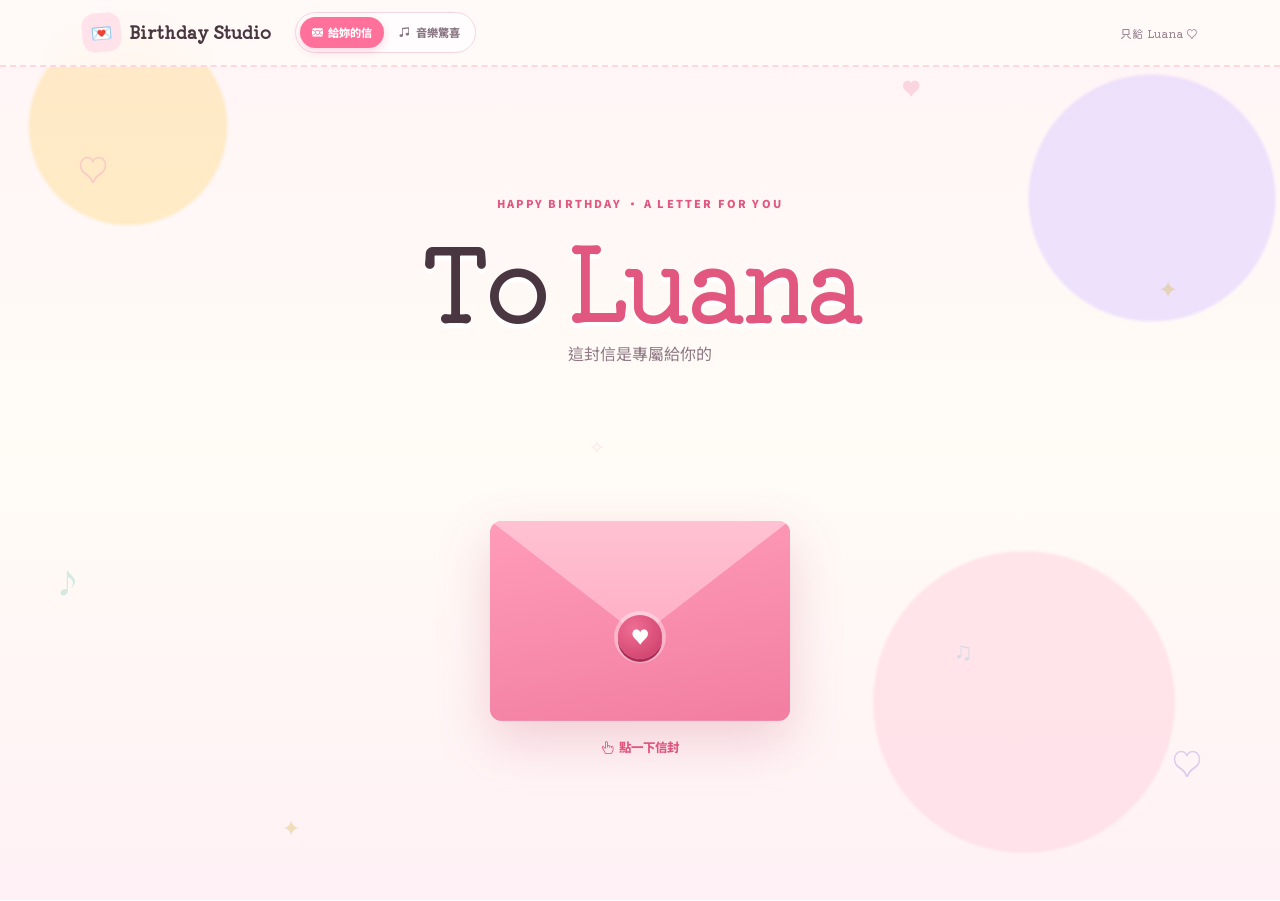
<file: docs/index.html>
<!doctype html>
<html lang="zh-Hant">

<head>
  <meta charset="utf-8">
  <meta name="viewport" content="width=device-width, initial-scale=1, viewport-fit=cover">
  <meta name="theme-color" content="#fff4f6">
  <title>給俞瑄的驚喜｜Luana</title>
  <script>document.documentElement.classList.add("js")</script>
  <link rel="icon"
    href="data:image/svg+xml,<svg xmlns='http://www.w3.org/2000/svg' viewBox='0 0 100 100'><text y='.9em' font-size='90'>💌</text></svg>">
  <link rel="preconnect" href="https://fonts.googleapis.com">
  <link rel="preconnect" href="https://fonts.gstatic.com" crossorigin>
  <link
    href="https://fonts.googleapis.com/css2?family=Kiwi+Maru:wght@400;500&family=Noto+Sans+TC:wght@400;500;700;900&family=Caveat:wght@500;700&display=swap"
    rel="stylesheet">
  <link href="https://cdn.jsdelivr.net/npm/bootstrap@5.3.3/dist/css/bootstrap.min.css" rel="stylesheet">
  <link href="https://cdn.jsdelivr.net/npm/bootstrap-icons@1.11.3/font/bootstrap-icons.min.css" rel="stylesheet">
  <link rel="stylesheet" href="static/css/style.css">
  <link rel="stylesheet" href="static/css/letter.css">
</head>

<body class="letter-page">
  <div class="letter-confetti" id="letterConfetti" aria-hidden="true"></div>
  <div class="letter-sky" aria-hidden="true">
    <span>♡</span><span>✦</span><span>♪</span><span>♡</span><span>✧</span><span>♥</span><span>✦</span><span>♫</span>
  </div>

  <nav class="navbar cute-nav sticky-top">
    <div class="container gap-2">
      <a class="navbar-brand d-flex align-items-center gap-2" href="./"><span
          class="brand-icon">💌</span><strong>Birthday Studio</strong></a>
      <div class="page-nav" aria-label="網站頁面">
        <a class="active" href="./" aria-current="page"><i
            class="bi bi-envelope-heart-fill"></i><span>給妳的信</span></a>
        <a href="music.html"><i class="bi bi-music-note-beamed"></i><span>音樂驚喜</span></a>
      </div>
      <span class="letter-nav-note d-none d-md-inline">只給 Luana ♡</span>
    </div>
  </nav>

  <main>
    <header class="letter-hero container text-center" id="hero">
      <span class="letter-kicker">HAPPY BIRTHDAY · A LETTER FOR YOU</span>
      <h1>To <em>Luana</em></h1>
      <p class="hero-sub">這封信是專屬給你的</p>

      <button class="envelope" id="envelope" type="button" aria-controls="letter" aria-label="拆開信封">
        <span class="env-back"></span>
        <span class="env-card"><small>to</small><b>Luana</b><i>♡</i></span>
        <span class="env-pocket"></span>
        <span class="env-flap"></span>
        <span class="env-seal">♥</span>
      </button>
      <span class="envelope-hint" id="envelopeHint"><i class="bi bi-hand-index-thumb"></i> 點一下信封</span>
    </header>

    <div class="after-envelope" id="afterEnvelope">
      <section class="container letter-section" id="letter">
        <article class="paper-letter">
          <span class="paper-tape" aria-hidden="true"></span>
          <span class="paper-stamp" aria-hidden="true"><span>🎂</span></span>
          <span class="paper-date">HAPPY BIRTHDAY!</span>
          <h2 data-reveal>Dear Luana,</h2>
          
          <p data-reveal>生日快樂🎂！今天是你生日的正日喔!! 很抱歉真的沒辦法跟你在正日去吃個飯好好的慶祝一下🥲，但是正日該有的活動還是不能錯過ㄚㄚㄚ</p>
          
          <p data-reveal>真的很開心你在環島的時候答應我，如果再早一點，我也不確定有沒有辦法好好的照顧你、接住你，就連現在有時也覺得我會不會沒有顧慮到你的心情，你上班的不開心，沒辦法好好的聽你分享、逗你開心，像這週連生日晚上都沒辦法跟你吃個飯，也會擔心你會不會多想，或是不開心?</p>
          
          <p data-reveal>這也是我第一次以這個身分祝福你生日快樂!! 我覺得就像你祝福我報告順利裡面說的一樣(我會期待喔😗)，我們都還有好多需要努力學習的地方，你在裡面寫你需要努力常用言語跟行動表達，而我呢?也想要好好的學習理解你跟接住你的情緒，然後聽你分享生活的大小事，所以也做了這個驚喜給你，喜望你會喜歡</p>
          
          <p data-reveal>這次呢!!有兩個驚喜，一個是我做的玩具，另一個呢~是我要送你的禮物，但是你要自己猜出來是甚麼東西，我底下有放三個線索給你，你要慢慢刮開它們，猜猜真正的禮物是什麼吧！</p>
          
          <div class="letter-signature" data-reveal><small>With all my love,</small><strong>Savio ♡</strong>
          </div>
        </article>
        <a class="scroll-cue" href="#gift-hints"><span>往下還有驚喜</span><i class="bi bi-chevron-double-down"></i></a>
      </section>

      <section class="container scratch-section" id="gift-hints">
        <div class="scratch-heading text-center">
          <span class="letter-kicker">ONE MORE SURPRISE</span>
          <h2>刮開你的提示吧!</h2>
          <p>用滑鼠點擊卡片，揭曉禮物線索。</p>
          <div class="scratch-progress" aria-label="刮刮樂進度">
            <i class="active"
              data-progress="0"></i><i class=""
              data-progress="1"></i><i class=""
              data-progress="2"></i>
            <span id="progressText">0 / 3</span>
          </div>
        </div>

        <div class="scratch-grid">
          
          <article class="scratch-card " data-scratch-card
            data-index="0">
            <div class="hint-content">
              <span>CLUE 01</span>
              <div class="hint-icon">✨</div>
              <p>是一個容器</p>
            </div>
            <canvas class="scratch-layer" aria-label="刮開第 1 個提示"></canvas>
            <div class="lock-layer"><i class="bi bi-lock-fill"></i><span>先刮開上一張</span></div>
            <button class="scratch-fallback" type="button">刮不動？直接揭曉</button>
          </article>
          
          <article class="scratch-card locked" data-scratch-card
            data-index="1">
            <div class="hint-content">
              <span>CLUE 02</span>
              <div class="hint-icon">🎀</div>
              <p>你以前有問過我這是幹嘛的</p>
            </div>
            <canvas class="scratch-layer" aria-label="刮開第 2 個提示"></canvas>
            <div class="lock-layer"><i class="bi bi-lock-fill"></i><span>先刮開上一張</span></div>
            <button class="scratch-fallback" type="button">刮不動？直接揭曉</button>
          </article>
          
          <article class="scratch-card locked" data-scratch-card
            data-index="2">
            <div class="hint-content">
              <span>CLUE 03</span>
              <div class="hint-icon">🎁</div>
              <p>他在一個你看的到摸的到的地方</p>
            </div>
            <canvas class="scratch-layer" aria-label="刮開第 3 個提示"></canvas>
            <div class="lock-layer"><i class="bi bi-lock-fill"></i><span>先刮開上一張</span></div>
            <button class="scratch-fallback" type="button">刮不動？直接揭曉</button>
          </article>
          
        </div>

        <div class="finale" id="finale" role="status" aria-live="polite">
          <div class="finale-card">
            <span class="finale-emoji">🎉</span>
            <h3>三個提示都找到啦！</h3>
            <p>現在來猜猜看，真正的禮物是什麼？<br>猜到了就來跟我說 ♡</p>

            <div class="finale-actions">
              <a class="pill-button" href="music.html"><i class="bi bi-music-note-beamed"></i> 去玩音樂驚喜</a>
            </div>
          </div>
        </div>
      </section>

      <footer class="text-center"><span>Made with 💗 especially for Luana</span></footer>
    </div>
  </main>

  <script src="static/js/letter.js"></script>
</body>

</html>
</file>
<file: docs/static/css/style.css>
:root{--pink:#ff719b;--pink-dark:#e95083;--yellow:#ffd968;--purple:#9b83e6;--mint:#83d9c5;--ink:#4d4050;--shadow:0 18px 45px rgba(128,72,95,.14)}
.page-nav{display:flex;align-items:center;gap:.25rem;padding:.25rem;border:1px solid #f4d5df;border-radius:999px;background:rgba(255,255,255,.72)}.page-nav a{display:flex;align-items:center;gap:.35rem;padding:.42rem .72rem;border-radius:999px;color:#8b7783;text-decoration:none;font-size:.7rem;font-weight:800;white-space:nowrap;transition:.18s}.page-nav a:hover{color:var(--pink-dark);background:#fff1f6}.page-nav a.active{color:#fff;background:var(--pink);box-shadow:0 3px 8px rgba(224,74,124,.22)}
.camera-select select{color:#9bc8ff!important;border-color:#526575!important;background:#18232b!important;font-size:11px!important;text-overflow:ellipsis}.camera-select:after{color:#7db7f5!important}
.palm-note{display:block;margin:-5px 0 9px;color:#ffca72;font-size:8px;letter-spacing:.02em;white-space:nowrap}.right-palm-note{color:#9bc8ff;margin:0 0 8px}
.game-page{background:#2d252f}.game-stage-section{padding-top:1.25rem;padding-bottom:1.25rem}.game-page .camera-stage{height:calc(100vh - 142px);min-height:560px}.game-page .floating-doodles{display:none}
.performance-mode main>section.game-stage-section{width:100%;max-width:none;height:100vh;margin:0;padding:0!important}
@media(max-width:767px){.cute-nav>.container{justify-content:space-between}.cute-nav .navbar-brand strong{display:none}.cute-nav .page-nav{order:3;width:100%;justify-content:center;margin-top:.35rem}.cute-nav .page-nav a{flex:1;justify-content:center}.cute-nav .navbar-brand{margin-right:0}}
@media(max-width:767px){.game-stage-section{width:100%;max-width:none;padding:0}.game-page .camera-shell{border-radius:0;border-left:0;border-right:0}.game-page .camera-stage{height:calc(100vh - 142px);min-height:520px}}
*{box-sizing:border-box}html{scroll-behavior:smooth}body{margin:0;min-height:100vh;overflow-x:hidden;color:var(--ink);font-family:"Noto Sans TC",sans-serif;background:radial-gradient(circle at 8% 12%,#fff0b8 0 6%,transparent 6.2%),radial-gradient(circle at 91% 18%,#f4d9ff 0 9%,transparent 9.2%),linear-gradient(180deg,#fff8fa 0%,#fffdf4 65%,#fff2f7 100%)}button{touch-action:manipulation}
.cute-nav{border-bottom:2px dashed rgba(255,113,155,.25);background:rgba(255,250,247,.86);backdrop-filter:blur(14px)}.navbar-brand{color:var(--ink);font-family:"Kiwi Maru",serif;font-size:1.05rem}.navbar-brand:hover{color:var(--pink-dark)}.brand-icon{display:grid;place-items:center;width:39px;height:39px;border-radius:13px;background:#ffe2ea;transform:rotate(-5deg)}
.camera-status{align-items:center;gap:.45rem;color:#857587;font-size:.78rem;font-weight:700}.camera-status i{width:8px;height:8px;border-radius:50%;background:#baaeb8}.camera-status.online i{background:#55c99b;box-shadow:0 0 0 5px rgba(85,201,155,.15)}.camera-status.online span{color:#3c9e78}.sound-button{color:var(--pink-dark);border:1px solid #ffc3d5;background:#fff;border-radius:999px;font-size:.78rem;font-weight:700}.sound-button:hover{color:#fff;background:var(--pink)}.sound-button.muted{color:#9c9299;background:#eee9ec;border-color:transparent}
.hero-section{position:relative;padding-top:clamp(4.2rem,9vw,7.2rem);padding-bottom:clamp(3.2rem,7vw,5.5rem)}.birthday-chip{display:inline-flex;gap:.65rem;align-items:center;padding:.5rem 1rem;border-radius:999px;color:var(--pink-dark);background:#fff;box-shadow:0 8px 25px rgba(233,80,131,.1);font-size:.68rem;font-weight:900;letter-spacing:.13em}h1{margin:1.1rem 0 .9rem;font:500 clamp(3.5rem,9vw,7.5rem)/.96 "Kiwi Maru",serif;letter-spacing:-.055em;color:var(--ink);text-shadow:0 5px 0 #fff}h1 span{position:relative;color:var(--pink)}h1 span:after{content:"";position:absolute;height:10px;bottom:3px;left:3%;right:3%;border-radius:50%;background:var(--yellow);opacity:.55;z-index:-1;transform:rotate(-2deg)}.hero-copy{max-width:620px;margin:0 auto 1.6rem;color:#806f80;font-size:clamp(.95rem,2vw,1.1rem);line-height:1.9}
.wish-box{min-height:52px;max-width:560px;margin:0 auto .8rem;padding:.8rem 1.2rem;display:flex;align-items:center;justify-content:center;gap:.7rem;border:2px dashed #ffb5cb;border-radius:18px;background:rgba(255,255,255,.7);color:#6d5869;font-family:"Kiwi Maru",serif}.wish-emoji{font-size:1.35rem}.wish-pop{display:inline-block;animation:wishPop .5s cubic-bezier(.2,1.7,.5,1)}.wish-button{color:#fff;background:var(--pink);border-radius:999px;padding:.65rem 1.25rem;font-size:.82rem;font-weight:900;box-shadow:0 7px 0 #d94778;transition:.18s}.wish-button:hover{color:#fff;background:#ff5e91;transform:translateY(-2px);box-shadow:0 9px 0 #d94778}.wish-button:active{transform:translateY(5px);box-shadow:0 2px 0 #d94778}@keyframes wishPop{from{opacity:0;transform:scale(.5) rotate(-5deg)}to{opacity:1;transform:scale(1)}}
.camera-shell,.control-card,.manual-card{border:3px solid #fff;border-radius:28px;background:rgba(255,255,255,.8);box-shadow:var(--shadow);overflow:hidden}.camera-shell{background:#443747}.camera-topbar{height:48px;padding:0 1.1rem;display:flex;align-items:center;justify-content:space-between;color:#f8eefa;font-size:.7rem;font-weight:900;letter-spacing:.1em}.live-dot{display:inline-block;width:8px;height:8px;border-radius:50%;background:#857583;margin-right:.35rem}.camera-shell.online .live-dot{background:var(--pink);animation:blink 1.2s infinite}.privacy{color:#bdafb9;letter-spacing:0;font-weight:500}
.camera-actions{display:flex;align-items:center;gap:.8rem}.fullscreen-button{display:inline-flex;align-items:center;gap:.4rem;padding:.38rem .7rem;border:1px solid #746675;border-radius:999px;color:#fff;background:#5c4a5f;font-size:.62rem;font-weight:800;letter-spacing:.03em;transition:.18s}.fullscreen-button:hover{border-color:#ff9fbd;background:var(--pink)}.fullscreen-button i{font-size:.75rem}
.camera-stage{position:relative;min-height:clamp(540px,72vh,780px);overflow:hidden;background:radial-gradient(circle at center,#725d73,#302733 72%)}.camera-stage.flash{animation:colorFlash .55s ease}#camera,#trackingCanvas{position:absolute;inset:0;width:100%;height:100%;object-fit:cover;transform:scaleX(-1)}#camera{opacity:.78}#trackingCanvas{z-index:2;pointer-events:none}.camera-placeholder{position:absolute;z-index:3;inset:0;display:flex;flex-direction:column;align-items:center;justify-content:center;text-align:center;padding:2rem;color:#fff7fa;transition:opacity .45s,visibility .45s}.camera-placeholder.hidden{opacity:0;visibility:hidden}.camera-placeholder h2{font:500 clamp(1.45rem,4vw,2rem) "Kiwi Maru",serif;margin:1rem 0 .4rem}.camera-placeholder p{color:#d7c8d4;font-size:.86rem}
.left-control-dock{position:absolute;z-index:6;top:12px;left:12px;width:128px;color:#d7d2d7;font-family:ui-monospace,"Cascadia Mono",monospace;text-align:left}.dock-select{display:block;margin-bottom:9px}.dock-select select,.dock-guide-toggle{width:100%;height:34px;padding:0 28px 0 14px;border:1px solid #554c52;border-radius:5px;color:#ffad27;background:#191919;font:600 14px ui-monospace,"Cascadia Mono",monospace;box-shadow:0 4px 12px rgba(0,0,0,.22);outline:0}.dock-select{position:relative}.dock-select:after{content:"⌄";position:absolute;right:10px;top:3px;color:#ffad27;font-size:18px;pointer-events:none}.dock-select select{appearance:none}.synth-select select{font-size:13px}.dock-guide-toggle{width:auto;height:33px;padding:0 12px;margin-bottom:14px;cursor:pointer}.dock-guide-toggle:hover{border-color:#ffad27}.left-hand-guide{width:112px;padding:10px 8px 8px;border-radius:7px;background:linear-gradient(180deg,rgba(43,43,43,.92),rgba(62,62,62,.88));box-shadow:0 8px 24px rgba(0,0,0,.22);transition:opacity .2s,transform .2s}.left-hand-guide.closed{display:none}.guide-title{display:block;margin-bottom:11px;color:#aaa4aa;font-size:10px;letter-spacing:.13em}.guide-note-list{display:flex;flex-direction:column;gap:8px}.guide-note-list div{display:flex;align-items:center;justify-content:space-between;min-height:21px;padding:0 2px;border-radius:4px;font-size:12px;transition:.15s}.guide-note-list div.active{padding-left:6px;padding-right:6px;color:#fff;background:rgba(255,173,39,.26);box-shadow:inset 2px 0 #ffad27}.guide-note-list b{font-size:17px;line-height:1;font-family:system-ui,sans-serif}.dock-direction{display:flex;justify-content:space-between;margin-top:10px;padding-top:5px;border-top:1px solid rgba(255,255,255,.08)}.dock-direction span{color:#6ea8ff;font-size:18px;text-align:center}.dock-direction small{display:block;color:#bdb7bd;font-size:9px;line-height:1}.left-control-dock select:focus-visible,.dock-guide-toggle:focus-visible{box-shadow:0 0 0 3px rgba(255,173,39,.35)}
.right-control-dock{position:absolute;z-index:6;top:12px;right:12px;width:112px;color:#d7d2d7;font-family:ui-monospace,"Cascadia Mono",monospace;text-align:left}.octave-meter{display:flex;flex-direction:column;gap:4px;width:86px;margin:0 0 12px auto;transition:.2s}.octave-meter i{display:block;height:8px;border-radius:2px;background:#342f2b;transition:background .15s,transform .15s}.octave-meter i.active{background:#ffad27;transform:scaleX(1.03)}.right-hand-guide{padding:10px 8px 9px;border-radius:8px;background:linear-gradient(180deg,rgba(35,40,43,.94),rgba(51,57,60,.9));box-shadow:0 8px 24px rgba(0,0,0,.22)}.right-toggle-row{display:flex;align-items:center;justify-content:space-between;margin-bottom:8px}.right-toggle-row .guide-title{margin:0}.right-toggle-row button{display:flex;align-items:center;gap:4px;padding:3px 5px;border:1px solid #625b60;border-radius:999px;color:#aaa;background:#211f20;font:700 8px ui-monospace,"Cascadia Mono",monospace}.right-toggle-row button i{width:7px;height:7px;border-radius:50%;background:#777}.right-toggle-row button[aria-pressed="true"]{color:#9bc8ff;border-color:#4d86c3}.right-toggle-row button[aria-pressed="true"] i{background:#64aaff;box-shadow:0 0 0 3px rgba(100,170,255,.18)}.right-controls{transition:opacity .2s,filter .2s}.right-control-dock.disabled .right-controls,.right-control-dock.disabled .octave-meter{opacity:.22;filter:grayscale(1)}.right-control-dock.disabled .right-controls{pointer-events:none}.right-mode-list{display:flex;flex-direction:column;gap:7px}.right-mode-list div{display:grid;grid-template-columns:30px 1fr;align-items:center;min-height:27px;padding:2px 4px;border-radius:5px;font-size:11px;transition:.15s}.right-mode-list div.active{color:#fff;background:rgba(78,154,255,.23);box-shadow:inset 2px 0 #64aaff}.right-mode-list b{font-size:17px;font-family:system-ui,sans-serif}.octave-title{display:block;margin-top:10px;color:#aaa4aa;font-size:9px;letter-spacing:.13em}.octave-labels{display:flex;justify-content:space-between;margin-top:10px;color:#d2cdd2;font-size:10px}.right-status{display:block;margin-top:8px;padding-top:7px;border-top:1px solid rgba(255,255,255,.08);color:#ffbd4a;font-size:9px;text-align:center}.right-control-dock.detecting:not(.disabled) .right-hand-guide{box-shadow:0 0 0 2px rgba(100,170,255,.45),0 8px 24px rgba(0,0,0,.22)}
.cake-character{position:relative;font-size:4.7rem;animation:cakeFloat 2.4s ease-in-out infinite}.cake-character .candle{position:absolute;font-size:1.4rem;top:-1.1rem;left:50%;transform:translateX(-50%)}.cake-character .face{position:absolute;left:50%;bottom:.9rem;transform:translateX(-50%);color:#6e4e52;font:900 1rem sans-serif}.start-button{color:#fff;border:0;border-radius:999px;background:var(--pink);padding:.8rem 1.35rem;font-size:.85rem;font-weight:900;box-shadow:0 7px 0 #c94270}.start-button:hover{color:#fff;background:#ff5c8f;transform:translateY(-1px)}.start-button:disabled{opacity:.65}
.chord-display{z-index:4;position:absolute;top:1rem;left:50%;transform:translateX(-50%);min-width:145px;padding:.65rem 1.4rem;text-align:center;color:#fff;border:2px solid rgba(255,255,255,.35);border-radius:22px;background:rgba(59,44,62,.62);backdrop-filter:blur(10px);box-shadow:0 8px 25px #251c2866}.chord-display small,.chord-display span{display:block}.chord-display small{color:#ffd8e5;font-size:.56rem;letter-spacing:.15em}.chord-display strong{display:block;font:500 3rem/.95 "Kiwi Maru",serif}.chord-display span{color:#eee0eb;font-size:.67rem}.chord-display.bounce{animation:chordBounce .52s cubic-bezier(.3,1.65,.6,1)}.stability-wrap{position:absolute;z-index:4;left:20%;right:20%;bottom:.9rem;height:5px;border-radius:5px;background:rgba(255,255,255,.18);overflow:hidden}.stability-wrap span{display:block;height:100%;width:0;background:linear-gradient(90deg,var(--yellow),var(--pink));transition:width .08s linear}
@keyframes cakeFloat{50%{transform:translateY(-8px) rotate(3deg)}}@keyframes blink{50%{opacity:.25}}@keyframes chordBounce{45%{transform:translateX(-50%) scale(1.2) rotate(2deg)}}@keyframes colorFlash{50%{filter:saturate(1.8) brightness(1.25)}}
.control-card{position:relative;padding:2rem 1.5rem 1.4rem}.card-ribbon{position:absolute;right:-38px;top:21px;width:150px;padding:.3rem;text-align:center;transform:rotate(38deg);color:#7a5d0a;background:var(--yellow);font-size:.56rem;font-weight:900;letter-spacing:.12em}.control-card h2{max-width:230px;margin:0 0 .55rem;font:500 1.4rem/1.4 "Kiwi Maru",serif}.control-card>p{color:#8f7e8d;font-size:.76rem;line-height:1.7}
.gesture-grid{display:grid;grid-template-columns:repeat(2,1fr);gap:.55rem;margin:1.15rem 0}.gesture-grid>div{min-height:62px;padding:.5rem .6rem;display:grid;grid-template-columns:31px 1fr auto;align-items:center;border:2px solid transparent;border-radius:15px;background:#fff5f8;transition:.2s}.gesture-grid b{font-size:1.35rem}.gesture-grid span{font-size:.67rem;color:#8e7b8a}.gesture-grid strong{color:var(--pink-dark);font:500 1.05rem "Kiwi Maru",serif}.gesture-grid>div.active{border-color:var(--pink);transform:scale(1.05) rotate(-1deg);background:#ffe3ec;box-shadow:0 6px 15px rgba(255,113,155,.17)}.gesture-grid .stop-gesture{background:#f1eff4}.gesture-grid .stop-gesture strong{color:#8a7d8b;font-size:.65rem}
.settings-panel{padding:1rem;border-radius:18px;background:#fff9ed}.settings-panel label,.voice-row{display:flex;align-items:center;justify-content:space-between;font-size:.7rem;font-weight:700}.settings-panel output{color:var(--pink-dark)}.form-range{margin:.5rem 0 1rem}.form-range::-webkit-slider-thumb{background:var(--pink)}.form-range::-moz-range-thumb{background:var(--pink);border:0}.voice-row .btn-group{margin-left:.5rem}.voice{border-color:#ffd2df;color:#8c7180;font-size:.63rem}.voice.active,.voice:hover{color:#fff;background:var(--pink);border-color:var(--pink)}.key-row{display:flex;align-items:center;justify-content:space-between;gap:.65rem;margin-top:.9rem;padding-top:.9rem;border-top:1px dashed #f0cdb1}.key-row>div{display:grid;grid-template-columns:auto 1fr;align-items:center;gap:0 .45rem;font-size:.65rem}.key-row>div i{grid-row:1/3;color:var(--pink);font-size:1.25rem}.key-row>div span{color:#8d7a83}.key-row>div strong{color:var(--pink-dark);font-family:"Kiwi Maru",serif}.key-up-button{padding:.42rem .75rem;border:2px solid #ffb3ca;border-radius:12px;color:var(--pink-dark);background:#fff;font-size:.68rem;font-weight:900;box-shadow:0 4px 0 #f1a0b9}.key-up-button b{font-size:1rem}.key-up-button:hover{color:#fff;background:var(--pink);border-color:var(--pink)}.key-up-button:active{transform:translateY(3px);box-shadow:0 1px 0 #f1a0b9}.direction-legend{display:flex;justify-content:space-between;margin-top:.8rem;padding:.55rem .7rem;border:1px dashed #e2c8dc;border-radius:12px;color:#806e82;background:#faf5ff;font-size:.6rem;font-weight:800}.direction-legend span:first-child{color:#8a72d0}.direction-legend span:last-child{color:var(--pink-dark)}.tiny-tip{margin-top:.65rem;color:#9b8997;font-size:.65rem;line-height:1.6}.tiny-tip i{color:#e6ad19}
.manual-section{padding-top:3.5rem;padding-bottom:5rem}.manual-card{position:relative;padding:clamp(2rem,5vw,3.5rem);background:rgba(255,255,255,.72)}.manual-card:before,.manual-card:after{content:"";position:absolute;width:90px;height:90px;border-radius:50%;opacity:.3}.manual-card:before{left:-25px;top:-30px;background:var(--mint)}.manual-card:after{right:-20px;bottom:-35px;background:var(--purple)}.section-kicker{color:var(--pink-dark);font-size:.6rem;font-weight:900;letter-spacing:.16em}.manual-card h2{margin:.45rem 0;font:500 clamp(1.55rem,4vw,2.2rem) "Kiwi Maru",serif}.manual-card p{color:#8a7887;font-size:.82rem}
.chord-buttons{position:relative;z-index:1;max-width:700px;margin:1.8rem auto 0;display:grid;grid-template-columns:repeat(7,1fr);gap:.6rem}.chord-buttons button{aspect-ratio:.78;border:2px solid #fff;border-radius:18px;background:var(--note-color,#ff9fbd);color:#fff;box-shadow:0 7px 0 #c87591;transition:.1s}.chord-buttons button:nth-child(2){--note-color:#ffab8b}.chord-buttons button:nth-child(3){--note-color:#e4bc48}.chord-buttons button:nth-child(4){--note-color:#70cbb4}.chord-buttons button:nth-child(5){--note-color:#67abd8}.chord-buttons button:nth-child(6){--note-color:#9c89e0}.chord-buttons button:nth-child(7){--note-color:#dd82c3}.chord-buttons button span,.chord-buttons button small{display:block}.chord-buttons button span{font:500 clamp(1.25rem,3vw,2rem) "Kiwi Maru",serif}.chord-buttons button small{opacity:.8;font-size:.55rem}.chord-buttons button:hover,.chord-buttons button.active{transform:translateY(5px);box-shadow:0 2px 0 #a05c76;filter:saturate(1.18)}
footer{padding:1.5rem;color:#9c8998;font-family:"Kiwi Maru",serif;font-size:.75rem;border-top:2px dashed #ffd2df;background:rgba(255,255,255,.4)}.floating-doodles span{position:absolute;z-index:-1;color:#f4b3c8;font-size:2rem;opacity:.55;animation:drift 6s ease-in-out infinite}.floating-doodles span:nth-child(1){left:5%;top:22%}.floating-doodles span:nth-child(2){right:7%;top:28%;animation-delay:-2s;color:#b8a6eb}.floating-doodles span:nth-child(3){left:10%;top:72%;animation-delay:-4s;color:#f1cb56}.floating-doodles span:nth-child(4){right:6%;top:78%;animation-delay:-1s;color:#7dceb9}@keyframes drift{50%{transform:translateY(-18px) rotate(15deg)}}
.performance-mode{overflow:hidden;background:#241e26}.performance-mode .cute-nav,.performance-mode .hero-section,.performance-mode .manual-section,.performance-mode footer{display:none!important}.performance-mode main{width:100%;height:100vh}.performance-mode main>section.container.pb-4{width:100%;max-width:none;height:100vh;margin:0;padding:0!important}.performance-mode main>section>.row{height:100vh;margin:0}.performance-mode main>section>.row>.col-12{width:100%;height:100vh;padding:0}.performance-mode .camera-shell{height:100vh!important;border:0;border-radius:0;box-shadow:none}.performance-mode .camera-stage{height:calc(100vh - 48px);min-height:0}.performance-mode .left-control-dock,.performance-mode .right-control-dock{top:20px}.performance-mode .left-control-dock{left:20px}.performance-mode .right-control-dock{right:20px}.performance-mode .chord-display{top:20px}.performance-mode .stability-wrap{bottom:20px}.performance-mode .fullscreen-button{color:#281c27;background:var(--yellow);border-color:var(--yellow)}
.confetti-layer{position:fixed;inset:0;z-index:50;pointer-events:none;overflow:hidden}.particle{position:absolute;font-size:1.4rem;animation:particleFly 1.9s ease-out forwards}@keyframes particleFly{0%{opacity:0;transform:translate(0,0) scale(.3)}15%{opacity:1}100%{opacity:0;transform:translate(var(--x),var(--y)) scale(1.2) rotate(var(--r))}}.toast-message{position:fixed;left:50%;bottom:1.5rem;z-index:60;transform:translate(-50%,20px);padding:.75rem 1.1rem;border-radius:999px;background:#4d4050;color:#fff;font-size:.75rem;box-shadow:var(--shadow);opacity:0;visibility:hidden;transition:.25s}.toast-message.show{opacity:1;visibility:visible;transform:translate(-50%,0)}
@media(max-width:991px){.camera-stage{min-height:450px}.control-card{padding:1.7rem}.gesture-grid{grid-template-columns:repeat(4,1fr)}.gesture-grid>div{grid-template-columns:1fr;text-align:center;gap:.1rem}.card-ribbon{display:none}}@media(max-width:575px){.hero-section{padding-top:3.5rem}.birthday-chip{font-size:.52rem}.camera-stage{min-height:510px}.camera-topbar{padding:0 .65rem;font-size:.58rem}.privacy{display:none}.fullscreen-button span{display:none}.fullscreen-button{padding:.35rem .55rem}.left-control-dock{top:8px;left:8px;width:108px}.dock-select select{height:30px;font-size:11px}.dock-guide-toggle{height:29px;font-size:11px}.left-hand-guide{width:98px;padding:8px 7px}.guide-note-list{gap:5px}.guide-note-list div{font-size:10px}.guide-note-list b{font-size:14px}.right-control-dock{top:8px;right:8px;width:98px}.octave-meter{width:76px}.right-hand-guide{padding:8px 6px}.right-mode-list{gap:4px}.right-mode-list div{grid-template-columns:27px 1fr;font-size:9px}.right-mode-list b{font-size:14px}.chord-display{top:auto;bottom:24px;left:50%;right:auto;transform:translateX(-50%);min-width:126px}.chord-display.bounce{animation:chordBounce .52s cubic-bezier(.3,1.65,.6,1)}.gesture-grid{grid-template-columns:repeat(2,1fr)}.chord-buttons{gap:.3rem}.chord-buttons button{border-radius:11px}.manual-card{padding:2rem .8rem}.chord-display strong{font-size:2.4rem}.performance-mode .left-control-dock{left:8px}.performance-mode .right-control-dock{right:8px}}@media(prefers-reduced-motion:reduce){*,*:before,*:after{animation-duration:.01ms!important;animation-iteration-count:1!important;scroll-behavior:auto!important}}

/* ============================================================
   音樂頁：觸控和弦鍵、開始畫面說明、手機高度修正
   ============================================================ */
.game-page .camera-stage{height:calc(100vh - 142px - 82px);height:calc(100dvh - 142px - 82px);min-height:440px}
.performance-mode .camera-stage{height:calc(100vh - 48px);height:calc(100dvh - 48px)}
.performance-mode .chord-pad{display:none}

.chord-pad{display:flex;align-items:stretch;gap:.6rem;padding:.65rem .8rem .8rem;background:#3a2f3d;border-top:1px solid rgba(255,255,255,.06)}
.quality-toggle{flex:0 0 78px;display:flex;flex-direction:column;align-items:center;justify-content:center;gap:1px;border:1px solid #6c5a6e;border-radius:14px;color:#ffd968;background:#2b232d;font:800 .82rem ui-monospace,"Cascadia Mono",monospace;transition:.15s}
.quality-toggle small{color:#a998a8;font:500 .55rem "Noto Sans TC",sans-serif}
.quality-toggle[aria-pressed="true"]{color:#b9a4ff;border-color:#8a74d8;background:#2d2640}
.quality-toggle:hover{border-color:#ffad27}
.chord-keys{flex:1;display:grid;grid-template-columns:repeat(7,1fr);gap:.45rem}
.chord-keys button{position:relative;height:58px;border:0;border-radius:14px;color:#fff;background:var(--note-color,#ff8fb1);box-shadow:0 5px 0 rgba(0,0,0,.28);user-select:none;-webkit-user-select:none;-webkit-touch-callout:none;transition:transform .08s,box-shadow .08s,filter .15s}
.chord-keys button:nth-child(2){--note-color:#ffa184}.chord-keys button:nth-child(3){--note-color:#e3b744}.chord-keys button:nth-child(4){--note-color:#5fc4aa}.chord-keys button:nth-child(5){--note-color:#5aa4d6}.chord-keys button:nth-child(6){--note-color:#9a85e0}.chord-keys button:nth-child(7){--note-color:#d97fc0}
.chord-keys button span{display:block;font:500 1.35rem/1 "Kiwi Maru",serif}
.chord-keys button small{display:block;margin-top:3px;opacity:.7;font:700 .55rem ui-monospace,monospace}
.chord-keys button:hover{filter:brightness(1.08)}
.chord-keys button.active{transform:translateY(4px);box-shadow:0 1px 0 rgba(0,0,0,.28);filter:saturate(1.25) brightness(1.1)}

.camera-placeholder{overflow-y:auto}
.howto-steps{display:grid;grid-template-columns:repeat(4,minmax(0,118px));gap:.55rem;margin:.6rem 0 1.3rem;padding:0;list-style:none}
.howto-steps li{display:flex;flex-direction:column;align-items:center;gap:.25rem;padding:.7rem .4rem;border:1px solid rgba(255,255,255,.12);border-radius:16px;background:rgba(255,255,255,.07);font-size:.7rem;line-height:1.45;color:#eadbe6}
.howto-steps b{font-size:1.4rem;line-height:1;font-family:system-ui,sans-serif}
.howto-steps strong{color:#ffd968}
.howto-alt{display:block;margin-top:1rem;color:#bfaebb;font-size:.7rem}
.howto-alt kbd{padding:.1rem .35rem;border-radius:4px;color:#fff;background:#5c4a5f;font-size:.65rem}

/* 開鏡頭前：說明已經在畫面中央，先收起兩側指南與和弦顯示 */
.camera-shell:not(.online) .left-hand-guide,.camera-shell:not(.online) .dock-guide-toggle,.camera-shell:not(.online) .camera-select,.camera-shell:not(.online) .right-control-dock,.camera-shell:not(.online) .chord-display,.camera-shell:not(.online) .stability-wrap{display:none}

@media(max-width:767px){
  .game-page .camera-stage{height:calc(100vh - 142px - 76px);height:calc(100dvh - 142px - 76px);min-height:470px}
}
@media(max-width:575px){
  .chord-pad{gap:.4rem;padding:.55rem .5rem calc(.65rem + env(safe-area-inset-bottom))}
  .quality-toggle{flex-basis:58px;border-radius:12px;font-size:.7rem}
  .quality-toggle small{display:none}
  .chord-keys{gap:.3rem}
  .chord-keys button{height:54px;border-radius:11px}
  .chord-keys button span{font-size:1.1rem}
  .chord-keys button small{display:none}
  .howto-steps{grid-template-columns:repeat(2,minmax(0,140px))}
  .howto-alt{display:none}
  .camera-placeholder{justify-content:flex-start;padding:3.4rem 1rem 1.5rem}
  .camera-placeholder .cake-character{font-size:3.6rem}
  .camera-placeholder h2{font-size:1.25rem}
  /* 開鏡頭前把 Key／音色選單排成一列，避免蓋住說明 */
  .camera-shell:not(.online) .left-control-dock{right:8px;width:auto;display:flex;gap:6px}
  .camera-shell:not(.online) .dock-select{flex:1;margin:0}
}

/* 鏡頭畫面內的手部狀態提示（手機上導覽列的狀態會被隱藏，所以在畫面裡也顯示） */
.hand-hint{position:absolute;z-index:4;left:50%;bottom:2rem;transform:translateX(-50%);max-width:min(340px,calc(100% - 2rem));padding:.4rem .9rem;border-radius:999px;color:#fff;background:rgba(36,28,38,.62);backdrop-filter:blur(8px);font-size:.72rem;font-weight:700;text-align:center;white-space:nowrap;overflow:hidden;text-overflow:ellipsis;pointer-events:none}
.camera-shell:not(.online) .hand-hint{display:none}
@media(max-width:575px){.hand-hint{top:8px;bottom:auto;max-width:calc(100% - 224px);padding:.3rem .55rem;font-size:.6rem;white-space:normal;border-radius:12px}}
</file>
<file: docs/static/css/letter.css>
/* ============================================================
   情書首頁
   ============================================================ */
.letter-page{
  --rose:#e2577f;--rose-deep:#c53d68;--blush:#ffd3df;--cream:#fffaf2;--gold:#f1b94f;
  --ink:#4a3640;--muted:#8f7884;
  background:
    radial-gradient(circle at 10% 14%,rgba(255,224,160,.55) 0 7%,transparent 7.3%),
    radial-gradient(circle at 90% 22%,rgba(226,210,255,.6) 0 9%,transparent 9.3%),
    radial-gradient(circle at 80% 78%,rgba(255,205,220,.45) 0 12%,transparent 12.3%),
    linear-gradient(180deg,#fff4f6 0%,#fffcf6 50%,#fff1f5 100%);
  background-attachment:fixed;
}
.letter-nav-note{margin-left:auto;color:#9b8492;font:500 .72rem "Kiwi Maru",serif}

/* 背景漂浮小符號 */
.letter-sky{position:fixed;inset:0;z-index:-1;pointer-events:none;overflow:hidden}
.letter-sky span{position:absolute;color:#f0a6c0;font:500 2rem "Kiwi Maru",serif;opacity:.45;animation:letterFloat 7s ease-in-out infinite}
.letter-sky span:nth-child(1){top:16%;left:6%}
.letter-sky span:nth-child(2){top:30%;right:8%;color:#d9be6a;animation-delay:-1s;font-size:1.5rem}
.letter-sky span:nth-child(3){top:62%;left:4%;color:#9fd6cb;animation-delay:-2s}
.letter-sky span:nth-child(4){top:82%;right:6%;color:#b19ee0;animation-delay:-3s}
.letter-sky span:nth-child(5){top:48%;left:46%;color:#f5c5d3;animation-delay:-4s;font-size:1.2rem}
.letter-sky span:nth-child(6){top:8%;right:28%;color:#f3b0c4;animation-delay:-5s;font-size:1.3rem}
.letter-sky span:nth-child(7){top:90%;left:22%;color:#e2c46f;animation-delay:-2.5s;font-size:1.4rem}
.letter-sky span:nth-child(8){top:70%;right:24%;color:#a6cfe6;animation-delay:-6s;font-size:1.6rem}

.letter-kicker{display:inline-block;color:var(--rose);font-size:.68rem;font-weight:900;letter-spacing:.2em}

/* ---------- Hero 與信封 ---------- */
.letter-hero{min-height:calc(100vh - 66px);min-height:calc(100svh - 66px);display:flex;flex-direction:column;align-items:center;justify-content:center;padding-top:3rem;padding-bottom:4rem}
.letter-hero h1{margin:.7rem 0 .5rem;font-size:clamp(2.8rem,9vw,6.4rem);line-height:1.05}
.letter-hero h1 em{color:var(--rose);font-style:normal}
.hero-sub{max-width:510px;margin:0;color:var(--muted);line-height:1.9}

.envelope{position:relative;display:block;width:min(300px,76vw);aspect-ratio:3/2;margin:clamp(8rem,17vh,9.5rem) auto 1.1rem;padding:0;border:0;background:none;perspective:900px;cursor:pointer;filter:drop-shadow(0 20px 26px rgba(190,70,110,.22));animation:envelopeBob 3s ease-in-out infinite;-webkit-tap-highlight-color:transparent}
.envelope:focus-visible{outline:3px dashed var(--rose);outline-offset:10px;border-radius:12px}
.envelope>span{position:absolute;display:block}
.env-back{inset:0;border-radius:12px;background:#f394b0}
.env-card{left:7%;right:7%;top:7%;bottom:6%;z-index:2;display:flex!important;flex-direction:column;align-items:center;padding-top:9%;border-radius:8px;background:var(--cream);box-shadow:0 2px 6px rgba(120,60,80,.12);transition:transform .8s cubic-bezier(.25,1.3,.4,1) .35s}
.env-card small{color:var(--muted);font:700 1.15rem "Caveat",cursive}
.env-card b{color:var(--ink);font:500 clamp(1rem,4.6vw,1.35rem) "Kiwi Maru",serif}
.env-card i{color:var(--rose);font-style:normal;font-size:1rem}
.env-pocket{inset:0;z-index:3;border-radius:12px;background:linear-gradient(170deg,#ff9cb9,#f27ea1);clip-path:polygon(0 0,50% 54%,100% 0,100% 100%,0 100%)}
.env-flap{left:0;right:0;top:0;height:58%;z-index:4;border-radius:12px 12px 0 0;background:linear-gradient(180deg,#ffc2d3,#ffaec5);clip-path:polygon(0 0,100% 0,50% 100%);transform-origin:top;transition:transform .55s ease,z-index 0s .27s}
.env-seal{left:50%;top:58%;z-index:5;display:grid!important;place-items:center;width:44px;height:44px;margin:-22px 0 0 -22px;border-radius:50%;color:#fff;background:radial-gradient(circle at 35% 30%,#ef6e94,#c93a66);box-shadow:0 3px 0 #a92d55,0 0 0 4px rgba(255,255,255,.35);font-size:1.15rem;transition:transform .35s,opacity .3s}
.envelope:not(.open):hover .env-flap{transform:rotateX(28deg)}
.envelope:not(.open):hover .env-seal{transform:scale(1.08) rotate(-8deg)}
.envelope.open{animation:none;cursor:default}
.envelope.open .env-flap{transform:rotateX(180deg);z-index:1}
.envelope.open .env-seal{opacity:0;transform:scale(.3)}
.envelope.open .env-card{transform:translateY(-58%)}
.envelope-hint{display:inline-flex;align-items:center;gap:.35rem;color:var(--rose);font-size:.78rem;font-weight:800;animation:hintPulse 1.8s ease-in-out infinite;transition:opacity .3s}
.envelope-hint.gone{opacity:0}

/* ---------- 信紙 ---------- */
.letter-section{padding-top:3rem;padding-bottom:4rem;scroll-margin-top:60px}
.paper-letter{position:relative;max-width:740px;margin:auto;padding:clamp(2.6rem,7vw,4.8rem) clamp(1.6rem,7vw,4.6rem);border:1px solid #f2e0d4;border-radius:6px;background:repeating-linear-gradient(var(--cream) 0,var(--cream) 37px,#f3e9e4 38px);box-shadow:0 28px 70px rgba(112,67,82,.15);transform:rotate(.35deg)}
.paper-letter:before{content:"";position:absolute;inset:14px;border:2px solid rgba(235,114,150,.13);border-radius:3px;pointer-events:none}
.paper-tape{position:absolute;top:-17px;left:50%;width:110px;height:34px;background:rgba(255,217,104,.7);transform:translateX(-50%) rotate(-2deg)}
.paper-stamp{position:absolute;top:26px;right:26px;width:58px;height:68px;padding:4px;background:#fff;transform:rotate(5deg);box-shadow:0 2px 6px rgba(120,60,80,.15);
  -webkit-mask:radial-gradient(circle 4px at 4px 4px,transparent 98%,#000) -4px -4px/8px 8px;mask:radial-gradient(circle 4px at 4px 4px,transparent 98%,#000) -4px -4px/8px 8px}
.paper-stamp span{display:grid;place-items:center;width:100%;height:100%;background:#ffe3ea;font-size:1.6rem}
.paper-date{display:block;color:#d37b98;font-size:.64rem;font-weight:900;letter-spacing:.18em}
.paper-letter h2{margin:1.8rem 0 1.6rem;color:#5b4552;font:700 clamp(2rem,6vw,2.9rem) "Caveat","Kiwi Maru",cursive}
.paper-letter p{margin-bottom:1.35rem;color:#6e5965;font:400 clamp(1rem,2.1vw,1.1rem)/2.15 "Kiwi Maru",serif}
.letter-signature{display:flex;flex-direction:column;align-items:flex-end;margin-top:2.6rem;color:#d6537f;font-family:"Kiwi Maru",serif}
.letter-signature small{color:#9b8490;font:700 1.25rem "Caveat",cursive}
.letter-signature strong{font-size:1.12rem;font-weight:500}
.scroll-cue{display:flex;flex-direction:column;align-items:center;gap:.1rem;width:max-content;margin:3rem auto 0;color:var(--muted);font-size:.75rem;font-weight:700;text-decoration:none}
.scroll-cue i{color:var(--rose);font-size:1.2rem;animation:cueBounce 1.6s ease-in-out infinite}
.scroll-cue:hover{color:var(--rose)}

/* 逐段浮現：只在 JS 可用時才先隱藏 */
.js [data-reveal]{opacity:0;transform:translateY(16px);transition:opacity .8s ease,transform .8s ease}
.js [data-reveal].is-visible{opacity:1;transform:none}

/* ---------- 刮刮樂 ---------- */
.scratch-section{padding-top:3rem;padding-bottom:5rem;scroll-margin-top:60px}
.scratch-heading{max-width:620px;margin:0 auto 2.4rem}
.scratch-heading h2{margin:.65rem 0;font:500 clamp(2rem,6vw,3.2rem) "Kiwi Maru",serif}
.scratch-heading p{color:var(--muted);line-height:1.8}
.scratch-progress{display:flex;align-items:center;justify-content:center;gap:.55rem;margin-top:1.1rem}
.scratch-progress i{width:11px;height:11px;border-radius:50%;background:#e9dfe3;transition:.35s}
.scratch-progress i.active{width:30px;border-radius:10px;background:var(--rose)}
.scratch-progress i.done{width:11px;background:#77cbb7}
.scratch-progress span{margin-left:.35rem;color:var(--muted);font-size:.72rem;font-weight:800;font-variant-numeric:tabular-nums}

.scratch-grid{display:grid;grid-template-columns:repeat(3,1fr);gap:1.3rem;max-width:1080px;margin:auto}
.scratch-card{position:relative;min-height:290px;border:7px solid #fff;border-radius:26px;overflow:hidden;background:#fff;box-shadow:0 18px 40px rgba(109,64,80,.13);isolation:isolate;transition:transform .3s,box-shadow .3s}
.scratch-card:not(.locked):not(.revealed){box-shadow:0 0 0 3px rgba(226,87,127,.22),0 18px 40px rgba(109,64,80,.16)}
.scratch-card:not(.locked):not(.revealed):hover{transform:translateY(-3px)}
.hint-content{position:absolute;inset:0;display:flex;flex-direction:column;align-items:center;justify-content:center;padding:1.6rem;text-align:center;background:linear-gradient(145deg,#fff3f7,#fffaf0)}
.js .scratch-card:not(.cover-ready):not(.revealed) .hint-content{visibility:hidden}
.hint-content>span{color:#d85c85;font-size:.61rem;font-weight:900;letter-spacing:.18em}
.hint-icon{margin:.8rem 0;font-size:2.8rem}
.scratch-card.revealed .hint-icon{animation:iconPop .7s cubic-bezier(.2,1.6,.5,1)}
.hint-content p{margin:0;color:#5b4953;font:500 .98rem/1.8 "Kiwi Maru",serif}
.scratch-layer{position:absolute;z-index:2;inset:0;width:100%;height:100%;touch-action:none;cursor:grab;transition:opacity .45s}
.scratch-layer:active{cursor:grabbing}
.scratch-card.revealed .scratch-layer{opacity:0;pointer-events:none}
.lock-layer{position:absolute;z-index:4;inset:0;display:none;flex-direction:column;align-items:center;justify-content:center;gap:.45rem;color:#fff;background:rgba(79,63,73,.72);backdrop-filter:blur(6px);font-size:.78rem;font-weight:700}
.lock-layer i{font-size:1.5rem}
.scratch-card.locked .lock-layer{display:flex}
.scratch-card.unlocking .lock-layer{display:flex;animation:unlockFade .5s ease forwards}
.scratch-card.revealed{animation:cardReveal .6s cubic-bezier(.2,1.4,.5,1)}
.scratch-card.no-anim,.scratch-card.no-anim .hint-icon{animation:none}
.scratch-fallback{position:absolute;z-index:3;left:50%;bottom:12px;transform:translateX(-50%);padding:.3rem .75rem;border:1px solid rgba(255,255,255,.6);border-radius:999px;color:#fff;background:rgba(72,57,64,.38);font-size:.6rem;font-weight:700;white-space:nowrap;backdrop-filter:blur(4px);opacity:.75;transition:opacity .2s}
.scratch-fallback:hover{opacity:1}
.scratch-card.locked .scratch-fallback,.scratch-card.revealed .scratch-fallback{display:none}

/* ---------- 結尾 ---------- */
.finale{display:none;max-width:620px;margin:2.6rem auto 0}
.finale.show{display:block;animation:cardReveal .7s cubic-bezier(.2,1.4,.5,1)}
.finale-card{padding:2rem clamp(1.2rem,5vw,2.4rem);border:2px dashed #f2a5bd;border-radius:26px;background:rgba(255,255,255,.88);text-align:center;box-shadow:0 14px 32px rgba(130,72,92,.12)}
.finale-emoji{display:block;font-size:2.6rem;animation:iconPop .8s cubic-bezier(.2,1.6,.5,1)}
.finale-card h3{margin:.4rem 0;font:500 1.6rem "Kiwi Maru",serif}
.finale-card>p{color:var(--muted);line-height:1.8}
.finale-actions{margin-top:1.2rem;display:flex;flex-wrap:wrap;justify-content:center;gap:.7rem}
.pill-button{display:inline-flex;align-items:center;gap:.4rem;padding:.7rem 1.25rem;border:0;border-radius:999px;color:#fff;background:var(--rose);font-size:.82rem;font-weight:900;text-decoration:none;box-shadow:0 6px 0 var(--rose-deep);transition:transform .15s,box-shadow .15s}
.pill-button:hover{color:#fff;transform:translateY(-2px);box-shadow:0 8px 0 var(--rose-deep)}
.pill-button:active{transform:translateY(4px);box-shadow:0 2px 0 var(--rose-deep)}

/* 信封拆開之前，信與刮刮樂都不存在，往下滑也看不到 */
.js .letter-page:not(.unsealed) .after-envelope{display:none}
.letter-page.unsealed .after-envelope{animation:afterFade .6s ease}
@keyframes afterFade{from{opacity:0}}

.letter-confetti{position:fixed;z-index:80;inset:0;pointer-events:none;overflow:hidden}
.letter-confetti span{position:absolute;top:-30px;font-size:var(--size,1rem);animation:letterConfetti var(--duration) ease-in forwards}

@keyframes envelopeBob{50%{transform:translateY(-8px) rotate(-1.5deg)}}
@keyframes letterFloat{50%{transform:translateY(-16px) rotate(12deg)}}
@keyframes hintPulse{50%{opacity:.45}}
@keyframes cueBounce{50%{transform:translateY(5px)}}
@keyframes cardReveal{from{transform:scale(.93);opacity:.4}to{transform:scale(1);opacity:1}}
@keyframes iconPop{0%{transform:scale(.2) rotate(-25deg)}100%{transform:scale(1)}}
@keyframes unlockFade{to{opacity:0;visibility:hidden}}
@keyframes letterConfetti{to{transform:translate(var(--drift),110vh) rotate(720deg);opacity:.15}}

@media(max-width:767px){
  .letter-page .navbar>.container{justify-content:center}
  .letter-page .navbar-brand{display:none!important}
  .letter-nav-note{display:none}
  .letter-hero{min-height:calc(100svh - 58px);padding-top:1.5rem}
  .scratch-grid{grid-template-columns:1fr;max-width:400px}
  .scratch-card{min-height:240px}
  .paper-stamp{top:18px;right:18px;width:46px;height:54px}
  .paper-stamp span{font-size:1.25rem}
}
@media(prefers-reduced-motion:reduce){
  .envelope,.letter-sky span,.envelope-hint,.scroll-cue i{animation:none}
  .js [data-reveal]{transition:none}
}
</file>
